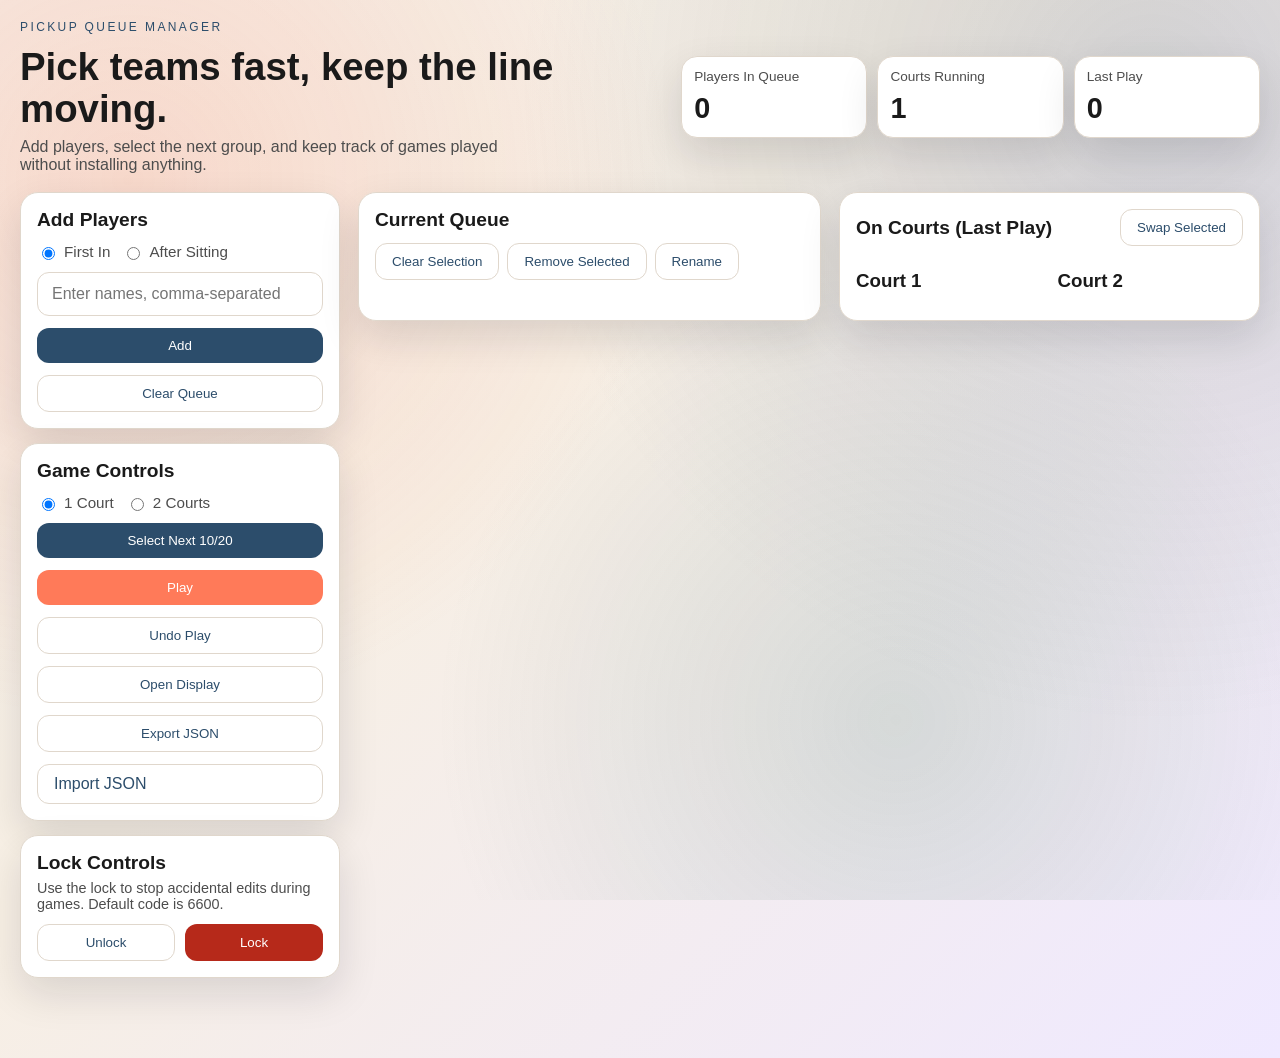
<file: docs/index.html>
<!DOCTYPE html>
<html lang="en">
  <head>
    <meta charset="UTF-8" />
    <meta name="viewport" content="width=device-width, initial-scale=1.0" />
    <title>Pickup Queue</title>
    <link rel="stylesheet" href="styles.css" />
  </head>
  <body>
    <div class="bg-orbit"></div>
    <div class="app">
      <header class="hero">
        <div>
          <p class="eyebrow">Pickup Queue Manager</p>
          <h1>Pick teams fast, keep the line moving.</h1>
          <p class="subhead">
            Add players, select the next group, and keep track of games played
            without installing anything.
          </p>
        </div>
        <div class="stats">
          <div class="stat-card">
            <span class="stat-label">Players In Queue</span>
            <span id="stat-queue" class="stat-value">0</span>
          </div>
          <div class="stat-card">
            <span class="stat-label">Courts Running</span>
            <span id="stat-courts" class="stat-value">1</span>
          </div>
          <div class="stat-card">
            <span class="stat-label">Last Play</span>
            <span id="stat-last-play" class="stat-value">0</span>
          </div>
        </div>
      </header>

      <main class="main-layout">
        <aside class="control-stack">
          <section class="panel">
            <div class="panel-header">
              <h2>Add Players</h2>
              <div class="toggle-group">
                <label class="radio">
                  <input type="radio" name="add-mode" value="first_in" checked />
                  First In
                </label>
                <label class="radio">
                  <input type="radio" name="add-mode" value="after_sitting" />
                  After Sitting
                </label>
              </div>
            </div>
            <div class="add-row">
              <input
                id="player-input"
                type="text"
                placeholder="Enter names, comma-separated"
                autocomplete="off"
              />
              <button id="add-btn" class="primary" data-lockable="true">Add</button>
              <button id="clear-btn" class="ghost" data-lockable="true">
                Clear Queue
              </button>
            </div>
          </section>

          <section class="panel">
            <div class="panel-header">
              <h2>Game Controls</h2>
              <div class="toggle-group">
                <label class="radio">
                  <input type="radio" name="courts" value="1" checked />
                  1 Court
                </label>
                <label class="radio">
                  <input type="radio" name="courts" value="2" />
                  2 Courts
                </label>
              </div>
            </div>
            <div class="control-row">
              <button id="select-next-btn" class="primary">Select Next 10/20</button>
              <button id="play-btn" class="accent">Play</button>
              <button id="undo-btn" class="ghost">Undo Play</button>
              <button id="display-btn" class="ghost">Open Display</button>
              <button id="export-btn" class="ghost">Export JSON</button>
              <label class="ghost file-btn">
                Import JSON
                <input id="import-input" type="file" accept="application/json" />
              </label>
            </div>
          </section>

          <section class="panel lock-panel">
            <div>
              <h2>Lock Controls</h2>
              <p>
                Use the lock to stop accidental edits during games. Default code is
                6600.
              </p>
            </div>
            <div class="lock-actions">
              <button id="unlock-btn" class="ghost">Unlock</button>
              <button id="lock-btn" class="danger">Lock</button>
            </div>
          </section>
        </aside>

        <section class="queue-dashboard">
          <div class="panel">
            <div class="panel-header">
              <h2>Current Queue</h2>
              <div class="queue-actions">
                <button id="clear-selection-btn" class="ghost" data-lockable="true">
                  Clear Selection
                </button>
                <button id="remove-btn" class="ghost" data-lockable="true">
                  Remove Selected
                </button>
                <button id="rename-btn" class="ghost" data-lockable="true">
                  Rename
                </button>
              </div>
            </div>
            <ul id="queue-list" class="list" aria-label="Queue list"></ul>
          </div>

          <div class="panel">
            <div class="panel-header">
              <h2>On Courts (Last Play)</h2>
              <button id="swap-btn" class="ghost">Swap Selected</button>
            </div>
            <div class="courts">
              <div>
                <h3>Court 1</h3>
                <ul id="court1-list" class="list" aria-label="Court 1"></ul>
              </div>
              <div>
                <h3>Court 2</h3>
                <ul id="court2-list" class="list" aria-label="Court 2"></ul>
              </div>
            </div>
          </div>
        </section>
      </main>
    </div>

    <script src="app.js"></script>
  </body>
</html>
</file>
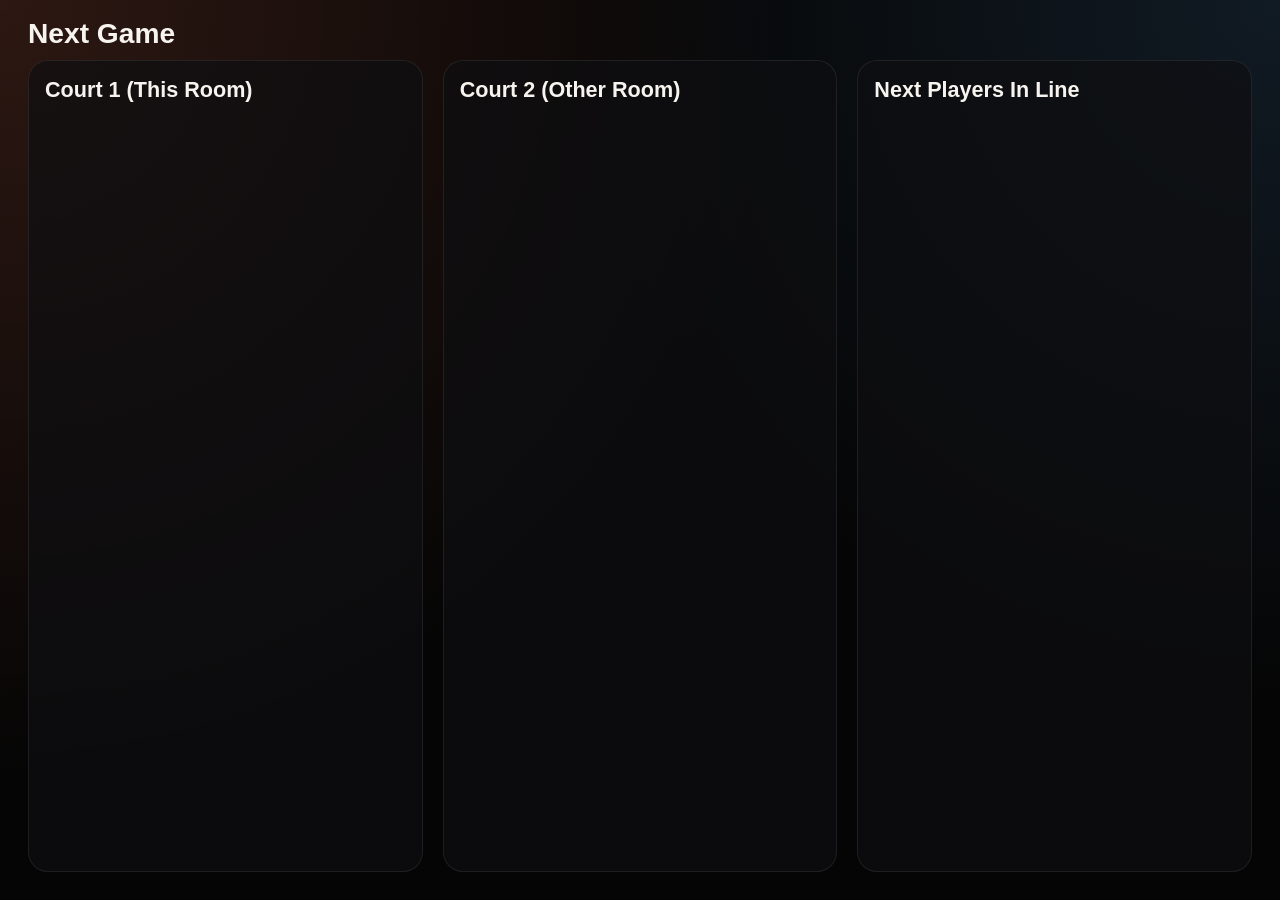
<file: docs/display.html>
<!DOCTYPE html>
<html lang="en">
  <head>
    <meta charset="UTF-8" />
    <meta name="viewport" content="width=device-width, initial-scale=1.0" />
    <title>Pickup Queue Display</title>
    <link rel="stylesheet" href="styles.css" />
  </head>
  <body class="display">
    <div class="display-shell">
      <header>
        <h1>Next Game</h1>
      </header>
      <main class="display-grid">
        <section class="display-court">
          <h2>Court 1 (This Room)</h2>
          <ul id="display-court1" class="display-list"></ul>
        </section>
        <section class="display-court">
          <h2>Court 2 (Other Room)</h2>
          <ul id="display-court2" class="display-list"></ul>
        </section>
        <section class="display-queue">
          <h2>Next Players In Line</h2>
          <div class="display-queue-columns">
            <ol id="display-queue-left" class="display-queue-list"></ol>
            <ol id="display-queue-right" class="display-queue-list"></ol>
          </div>
        </section>
      </main>
    </div>
    <script src="display.js"></script>
  </body>
</html>
</file>
<file: docs/styles.css>
:root {
  color-scheme: light;
  --bg: #f6f1ea;
  --ink: #1a1a1a;
  --ink-soft: #4d4d4d;
  --card: #ffffff;
  --border: #e0d7cc;
  --accent: #ff7a59;
  --accent-deep: #de4c2a;
  --primary: #2c4d6b;
  --primary-soft: #3b6c91;
  --danger: #b6291a;
  --shadow: 0 16px 40px rgba(15, 20, 35, 0.12);
  font-family: "Trebuchet MS", "Segoe UI", sans-serif;
}

* {
  box-sizing: border-box;
}

body {
  margin: 0;
  background: linear-gradient(135deg, #f6f1ea 0%, #f7efe4 40%, #efe9ff 100%);
  color: var(--ink);
  min-height: 100vh;
}

.bg-orbit {
  position: fixed;
  inset: 0;
  pointer-events: none;
  background: radial-gradient(circle at 10% 20%, rgba(255, 122, 89, 0.2), transparent 40%),
    radial-gradient(circle at 90% 10%, rgba(44, 77, 107, 0.18), transparent 45%),
    radial-gradient(circle at 70% 80%, rgba(62, 120, 88, 0.16), transparent 40%);
  z-index: -1;
}

.app {
  max-width: 1440px;
  margin: 20px auto 48px;
  padding: 0 20px 32px;
}

.hero {
  display: grid;
  grid-template-columns: minmax(260px, 1fr) minmax(360px, 0.9fr);
  gap: 18px;
  align-items: center;
  margin-bottom: 18px;
}

.eyebrow {
  text-transform: uppercase;
  letter-spacing: 0.2em;
  font-size: 12px;
  margin: 0 0 12px;
  color: var(--primary);
}

h1 {
  font-size: clamp(1.8rem, 3vw, 2.5rem);
  margin: 0 0 8px;
  line-height: 1.1;
}

h2 {
  margin: 0;
  font-size: 1.2rem;
}

h3 {
  margin: 12px 0;
}

.subhead {
  margin: 0;
  color: var(--ink-soft);
  max-width: 480px;
}

.stats {
  display: grid;
  grid-template-columns: repeat(3, minmax(0, 1fr));
  gap: 10px;
}

.stat-card {
  background: var(--card);
  border: 1px solid var(--border);
  border-radius: 16px;
  padding: 12px;
  box-shadow: var(--shadow);
}

.stat-label {
  display: block;
  font-size: 0.85rem;
  color: var(--ink-soft);
  margin-bottom: 8px;
}

.stat-value {
  font-size: 1.8rem;
  font-weight: 700;
}

.panel {
  background: var(--card);
  border: 1px solid var(--border);
  border-radius: 18px;
  padding: 16px;
  box-shadow: var(--shadow);
  margin-bottom: 18px;
}

.main-layout {
  display: grid;
  grid-template-columns: minmax(260px, 320px) minmax(0, 1fr);
  gap: 18px;
  align-items: start;
}

.control-stack {
  display: grid;
  gap: 14px;
}

.control-stack .panel {
  margin-bottom: 0;
}

.panel-header {
  display: flex;
  gap: 12px;
  align-items: center;
  justify-content: space-between;
  flex-wrap: wrap;
  margin-bottom: 12px;
}

.toggle-group {
  display: flex;
  gap: 12px;
  flex-wrap: wrap;
}

.radio {
  display: inline-flex;
  gap: 6px;
  align-items: center;
  font-size: 0.95rem;
  color: var(--ink-soft);
}

input[type="text"] {
  flex: 1;
  padding: 12px 14px;
  border-radius: 12px;
  border: 1px solid var(--border);
  font-size: 1rem;
}

.add-row {
  display: flex;
  gap: 12px;
  flex-wrap: wrap;
}

.control-row {
  display: flex;
  gap: 12px;
  flex-wrap: wrap;
}

.control-stack .add-row,
.control-stack .control-row {
  flex-direction: column;
}

.control-stack input[type="text"],
.control-stack button,
.control-stack .file-btn {
  width: 100%;
}

.control-stack .lock-panel {
  display: grid;
  gap: 12px;
}

.control-stack .lock-panel p {
  margin: 6px 0 0;
  color: var(--ink-soft);
  font-size: 0.9rem;
}

.control-stack .lock-actions {
  display: grid;
  grid-template-columns: repeat(2, minmax(0, 1fr));
}

.queue-actions {
  display: flex;
  gap: 8px;
  flex-wrap: wrap;
}

.primary {
  background: var(--primary);
  color: white;
  border: none;
  padding: 10px 16px;
  border-radius: 12px;
  cursor: pointer;
}

.accent {
  background: var(--accent);
  color: white;
  border: none;
  padding: 10px 18px;
  border-radius: 12px;
  cursor: pointer;
}

.ghost {
  background: transparent;
  color: var(--primary);
  border: 1px solid var(--border);
  padding: 10px 16px;
  border-radius: 12px;
  cursor: pointer;
}

.danger {
  background: var(--danger);
  color: white;
  border: none;
  padding: 10px 16px;
  border-radius: 12px;
  cursor: pointer;
}

button:disabled {
  opacity: 0.5;
  cursor: not-allowed;
}

.file-btn {
  position: relative;
  overflow: hidden;
}

.file-btn input {
  position: absolute;
  inset: 0;
  opacity: 0;
  cursor: pointer;
}

.grid {
  display: grid;
  grid-template-columns: repeat(auto-fit, minmax(280px, 1fr));
  gap: 18px;
}

.queue-dashboard {
  display: grid;
  grid-template-columns: minmax(320px, 1.1fr) minmax(320px, 1fr);
  gap: 18px;
}

.queue-dashboard .panel {
  margin-bottom: 0;
}

.list {
  list-style: none;
  padding: 0;
  margin: 0;
  display: grid;
  gap: 8px;
}

.list li {
  padding: 10px 12px;
  border-radius: 12px;
  border: 1px solid var(--border);
  display: flex;
  align-items: center;
  justify-content: space-between;
  background: #fbfaf8;
  cursor: pointer;
}

.list li.selected {
  border-color: var(--accent);
  background: rgba(255, 122, 89, 0.12);
}

.list .badge {
  font-size: 0.8rem;
  color: var(--ink-soft);
}

.courts {
  display: grid;
  grid-template-columns: repeat(2, minmax(0, 1fr));
  gap: 16px;
}

.lock-panel {
  display: flex;
  justify-content: space-between;
  align-items: center;
  gap: 16px;
  flex-wrap: wrap;
}

.lock-actions {
  display: flex;
  gap: 10px;
}

.display {
  background: #050505;
  color: #f7f4ef;
}

.display-shell {
  min-height: 100vh;
  padding: 20px 28px 28px;
  background: radial-gradient(circle at top left, rgba(255, 122, 89, 0.16), transparent 50%),
    radial-gradient(circle at top right, rgba(44, 77, 107, 0.3), transparent 45%);
  display: flex;
  flex-direction: column;
}

.display-shell h1 {
  font-size: clamp(1.6rem, 2.2vw, 2.4rem);
  margin: 0 0 12px;
  line-height: 1;
}

.display-grid {
  display: grid;
  grid-template-columns: repeat(auto-fit, minmax(240px, 1fr));
  gap: 20px;
  flex: 1;
  min-height: 0;
}

.display-court,
.display-queue {
  background: rgba(15, 15, 18, 0.7);
  border-radius: 20px;
  padding: 16px;
  border: 1px solid rgba(255, 255, 255, 0.08);
  display: flex;
  flex-direction: column;
  min-height: 0;
}

.display-court h2,
.display-queue h2 {
  margin-top: 0;
  margin-bottom: 12px;
  font-size: 1.35rem;
}

.display-list,
.display-queue-list {
  list-style: none;
  padding: 0;
  margin: 0;
  display: grid;
  gap: 12px;
  font-size: clamp(1.4rem, 2vw, 2.4rem);
  align-content: start;
  flex: 1;
  min-height: 0;
}

.display-list {
  grid-template-rows: repeat(10, minmax(0, 1fr));
  font-size: clamp(2rem, min(4.5vw, 6.5vh), 5rem);
}

.display-list li {
  display: flex;
  align-items: center;
  min-height: 0;
  overflow: hidden;
  line-height: 1;
}

.display-queue-list {
  list-style: decimal;
  padding-left: 22px;
  font-size: clamp(1rem, 1.6vw, 1.6rem);
}

.display-queue-columns {
  display: grid;
  grid-template-columns: repeat(2, minmax(0, 1fr));
  gap: 16px;
}

@media (max-width: 768px) {
  .hero {
    grid-template-columns: 1fr;
  }

  .stats {
    grid-template-columns: 1fr;
  }

  .main-layout,
  .queue-dashboard {
    grid-template-columns: 1fr;
  }

  .panel-header {
    flex-direction: column;
    align-items: flex-start;
  }
}

@media (max-width: 520px) {
  .courts {
    grid-template-columns: 1fr;
  }
}
</file>
